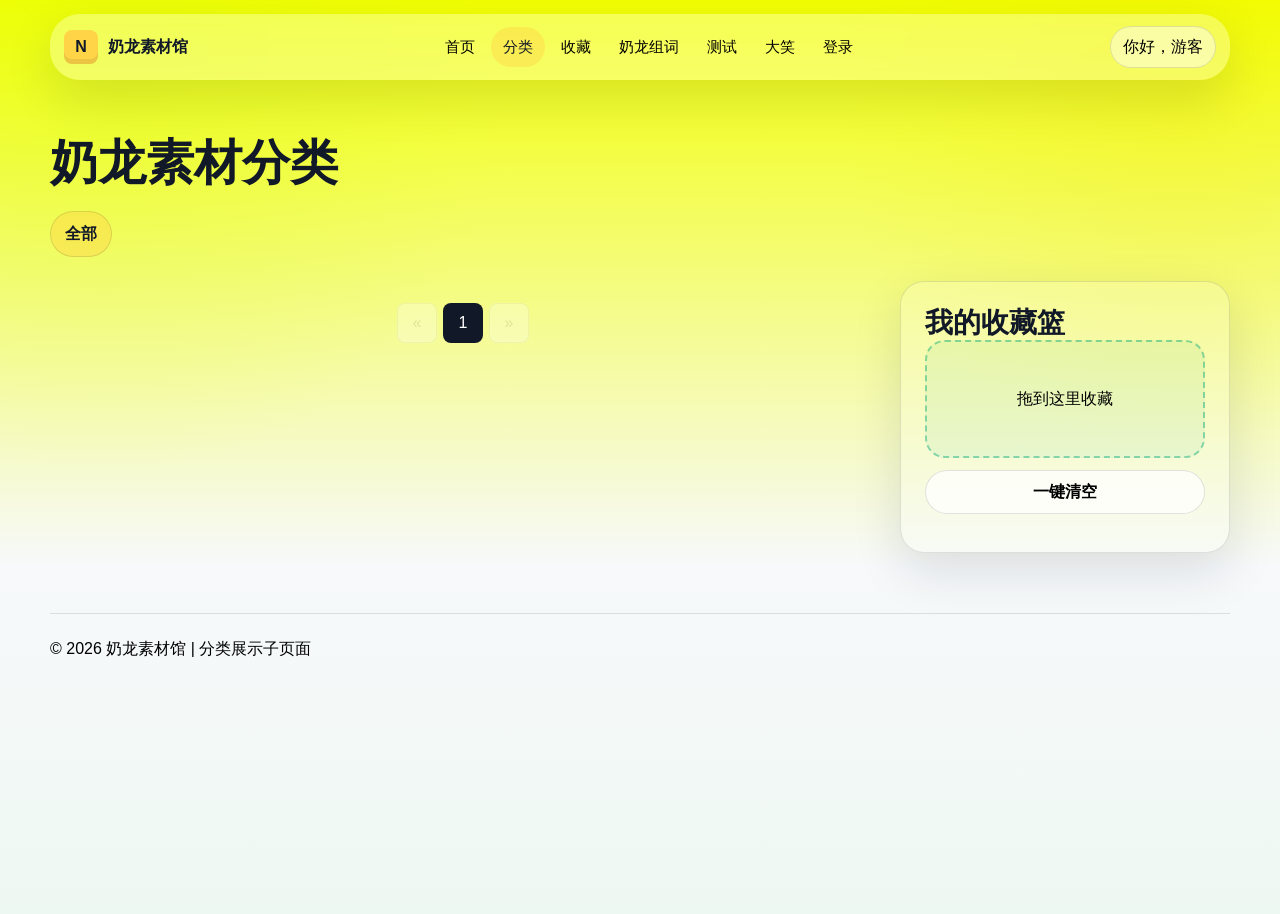
<file: category.html>
<!DOCTYPE html>
<html lang="zh-CN">

<head>
  <meta charset="UTF-8">
  <meta name="viewport" content="width=device-width, initial-scale=1.0">
  <title>奶龙素材馆 | 分类展示</title>
  <link rel="icon" href="https://image.hakimi.uno/images/favicon.svg" type="image/svg+xml">
  <link rel="stylesheet" href="css/style.css">
</head>

<body>
  <header class="site-header glass">
    <a class="logo" href="index.html">
      <span class="logo-mark">N</span>
      <span>奶龙素材馆</span>
    </a>
    <nav class="nav">
      <a href="index.html">首页</a>
      <a class="active" href="category.html">分类</a>
      <a href="collection.html">收藏</a>
      <a href="word.html">奶龙组词</a>
      <a href="contact.html">测试</a>
      <a href="smile.html">大笑</a>
      <a href="login.html">登录</a>
    </nav>
    <div class="user-pill">你好，<span id="currentUser">游客</span></div>
  </header>

  <main class="section-shell page-main">
    <section class="page-head">
      <h1>奶龙素材分类</h1>
      <div id="categoryTabs" class="category-tabs" aria-label="分类筛选"></div>
    </section>

    <section class="category-layout">
      <div>
        <div id="categoryGrid" class="card-grid category-grid"></div>
        <div id="pagination" class="pagination" aria-label="分页导航"></div>
      </div>
      <aside class="panel drop-panel">
        <h2>我的收藏篮</h2>
        <div id="dropZone" class="drop-zone">拖到这里收藏</div>
        <button class="btn secondary clear-favorites" id="clearFavorites" type="button">一键清空</button>
        <ul id="favoriteList" class="favorite-list"></ul>
      </aside>
    </section>
  </main>

  <footer class="site-footer">
    <p>© 2026 奶龙素材馆 | 分类展示子页面</p>
  </footer>

  <script src="js/common.js?v=2.0.0"></script>
  <script src="js/favorites.js?v=2.0.0"></script>
  <script src="js/category.js?v=2.0.0"></script>
</body>

</html>
</file>
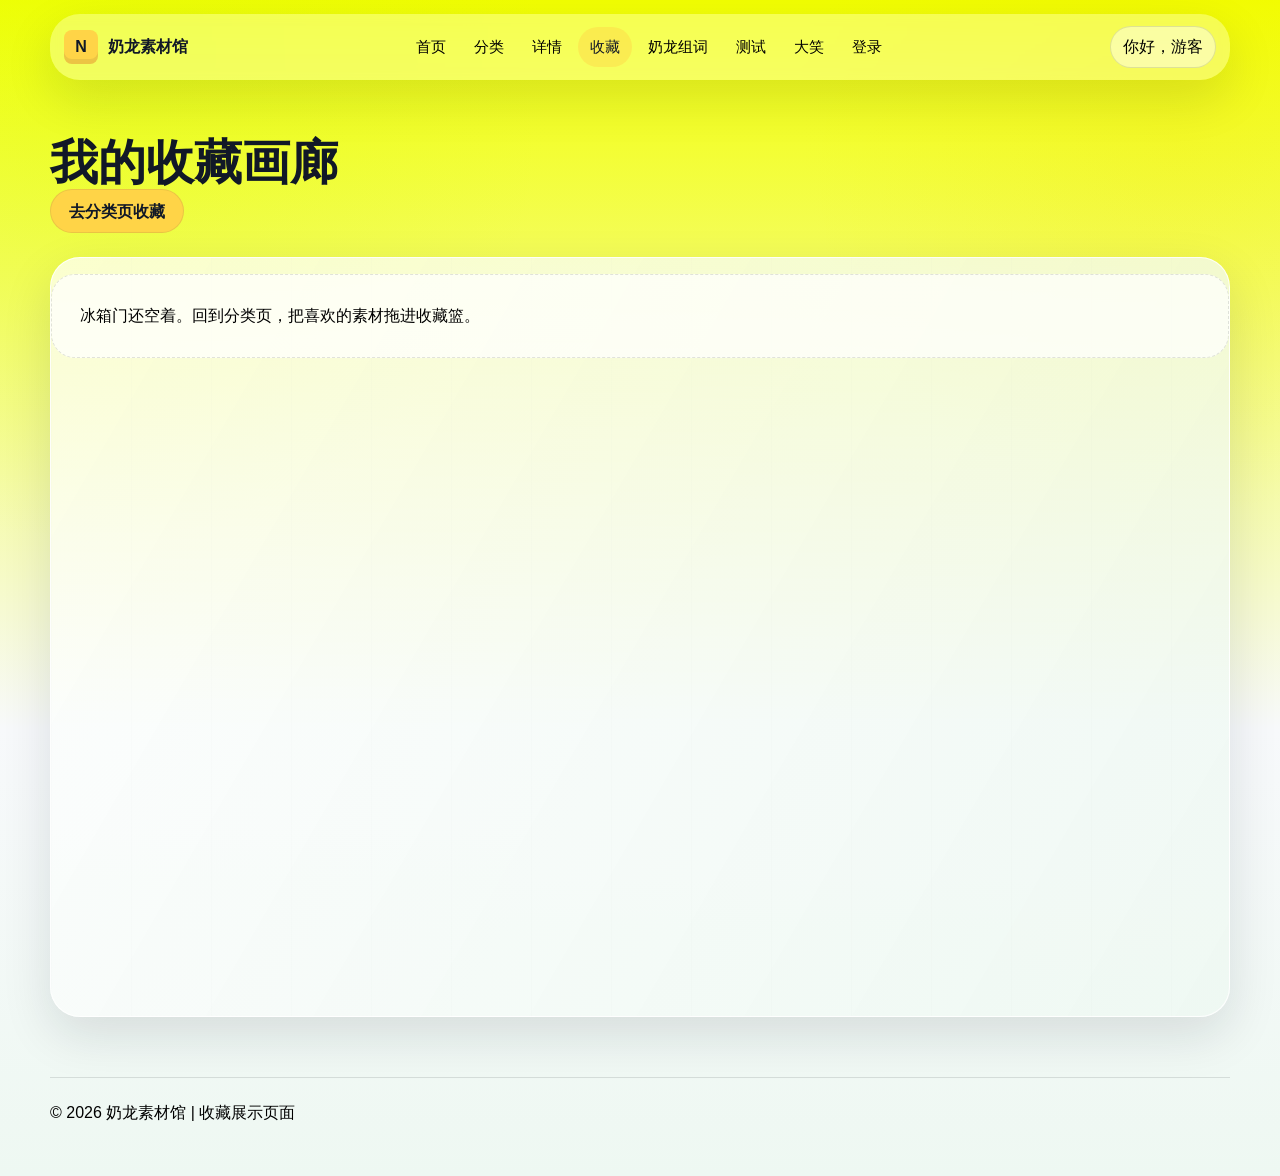
<file: collection.html>
<!DOCTYPE html>
<html lang="zh-CN">

<head>
  <meta charset="UTF-8">
  <meta name="viewport" content="width=device-width, initial-scale=1.0">
  <title>奶龙素材馆 | 收藏</title>
  <link rel="icon" href="https://image.hakimi.uno/images/favicon.svg" type="image/svg+xml">
  <link rel="stylesheet" href="css/style.css">
</head>

<body>
  <header class="site-header glass">
    <a class="logo" href="index.html">
      <span class="logo-mark">N</span>
      <span>奶龙素材馆</span>
    </a>
    <nav class="nav">
      <a href="index.html">首页</a>
      <a href="category.html">分类</a>
      <a href="detail.html">详情</a>
      <a class="active" href="collection.html">收藏</a>
      <a href="word.html">奶龙组词</a>
      <a href="contact.html">测试</a>
      <a href="smile.html">大笑</a>
      <a href="login.html">登录</a>
    </nav>
    <div class="user-pill">你好，<span id="currentUser">游客</span></div>
  </header>

  <main class="section-shell page-main">
    <section class="page-head">
      <h1>我的收藏画廊</h1>
      <a class="btn primary" href="category.html">去分类页收藏</a>
    </section>
    <section id="collectionGrid" class="fridge-board"></section>
  </main>

  <footer class="site-footer">
    <p>© 2026 奶龙素材馆 | 收藏展示页面</p>
  </footer>

  <script src="js/common.js?v=2.0.0"></script>
  <script src="js/collection.js?v=2.0.0"></script>
</body>

</html>
</file>
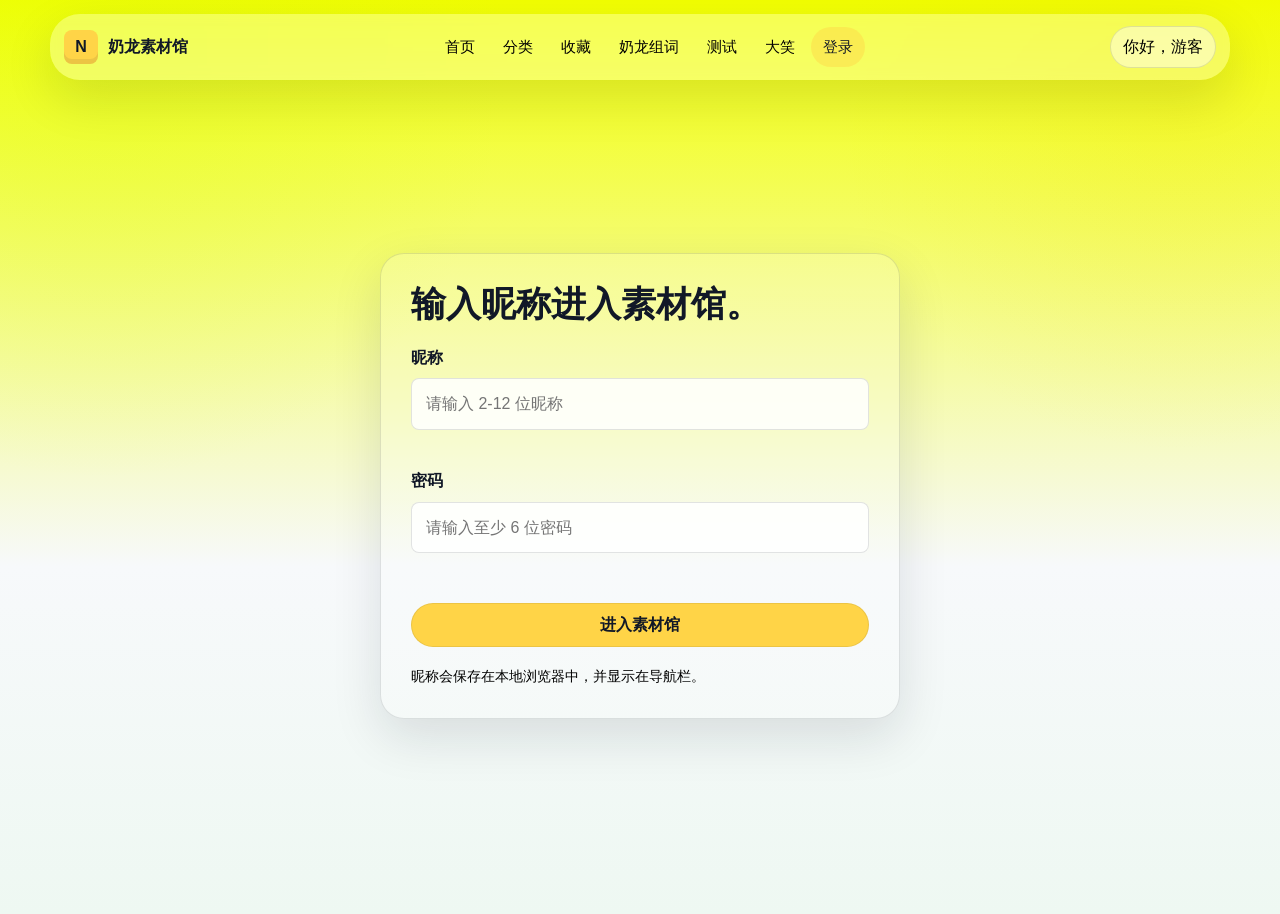
<file: login.html>
<!DOCTYPE html>
<html lang="zh-CN">

<head>
  <meta charset="UTF-8">
  <meta name="viewport" content="width=device-width, initial-scale=1.0">
  <title>奶龙素材馆 | 登录</title>
  <link rel="icon" href="https://image.hakimi.uno/images/favicon.svg" type="image/svg+xml">
  <link rel="stylesheet" href="css/style.css">
</head>

<body class="simple-page">
  <header class="site-header glass">
    <a class="logo" href="index.html">
      <span class="logo-mark">N</span>
      <span>奶龙素材馆</span>
    </a>
    <nav class="nav">
      <a href="index.html">首页</a>
      <a href="category.html">分类</a>
      <a href="collection.html">收藏</a>
      <a href="word.html">奶龙组词</a>
      <a href="contact.html">测试</a>
      <a href="smile.html">大笑</a>
      <a class="active" href="login.html">登录</a>
    </nav>
    <div class="user-pill">你好，<span id="currentUser">游客</span></div>
  </header>

  <main class="form-wrap">
    <section class="form-card glass">
      <h1>输入昵称进入素材馆。</h1>
      <form id="loginForm" novalidate>
        <label for="username">昵称</label>
        <input id="username" name="username" type="text" placeholder="请输入 2-12 位昵称">
        <span class="error" id="usernameError"></span>

        <label for="password">密码</label>
        <input id="password" name="password" type="password" placeholder="请输入至少 6 位密码">
        <span class="error" id="passwordError"></span>

        <button class="btn primary full" type="submit">进入素材馆</button>
        <p class="form-note">昵称会保存在本地浏览器中，并显示在导航栏。</p>
      </form>
    </section>
  </main>

  <script src="js/common.js?v=2.0.0"></script>
  <script src="js/login.js?v=2.0.0"></script>
</body>

</html>
</file>
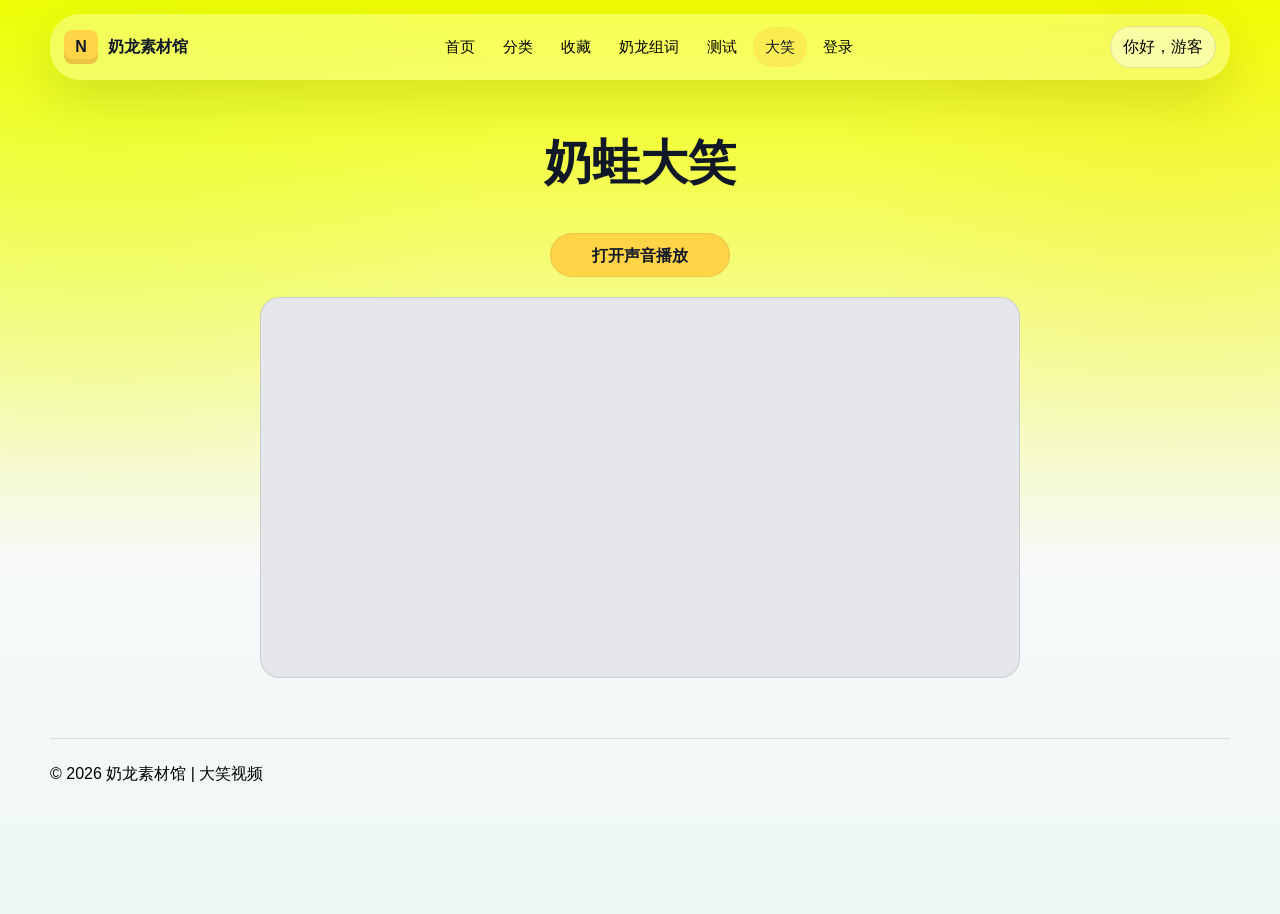
<file: smile.html>
<!DOCTYPE html>
<html lang="zh-CN">

<head>
  <meta charset="UTF-8">
  <meta name="viewport" content="width=device-width, initial-scale=1.0">
  <title>奶龙素材馆 | 大笑视频</title>
  <link rel="icon" href="https://image.hakimi.uno/images/favicon.svg" type="image/svg+xml">
  <link rel="stylesheet" href="css/style.css">
</head>

<body>
  <header class="site-header glass">
    <a class="logo" href="index.html">
      <span class="logo-mark">N</span>
      <span>奶龙素材馆</span>
    </a>
    <nav class="nav">
      <a href="index.html">首页</a>
      <a href="category.html">分类</a>
      <a href="collection.html">收藏</a>
      <a href="word.html">奶龙组词</a>
      <a href="contact.html">测试</a>
      <a class="active" href="smile.html">大笑</a>
      <a href="login.html">登录</a>
    </nav>
    <div class="user-pill">你好，<span id="currentUser">游客</span></div>
  </header>

  <main class="section-shell page-main smile-main">
    <section class="page-head">
      <h1>奶蛙大笑</h1>
    </section>
    <button class="btn primary smile-play" id="smilePlayButton" type="button">打开声音播放</button>
    <section class="video-panel">
      <video id="smileVideo" class="theme-video" autoplay muted loop playsinline>
        <source src="https://image.hakimi.uno/images/smile.mov">
        您的浏览器不支持 video 标签。
      </video>
    </section>
  </main>

  <footer class="site-footer">
    <p>© 2026 奶龙素材馆 | 大笑视频</p>
  </footer>

  <script src="js/common.js?v=2.0.0"></script>
  <script src="js/smile.js?v=2.0.0"></script>
</body>

</html>
</file>
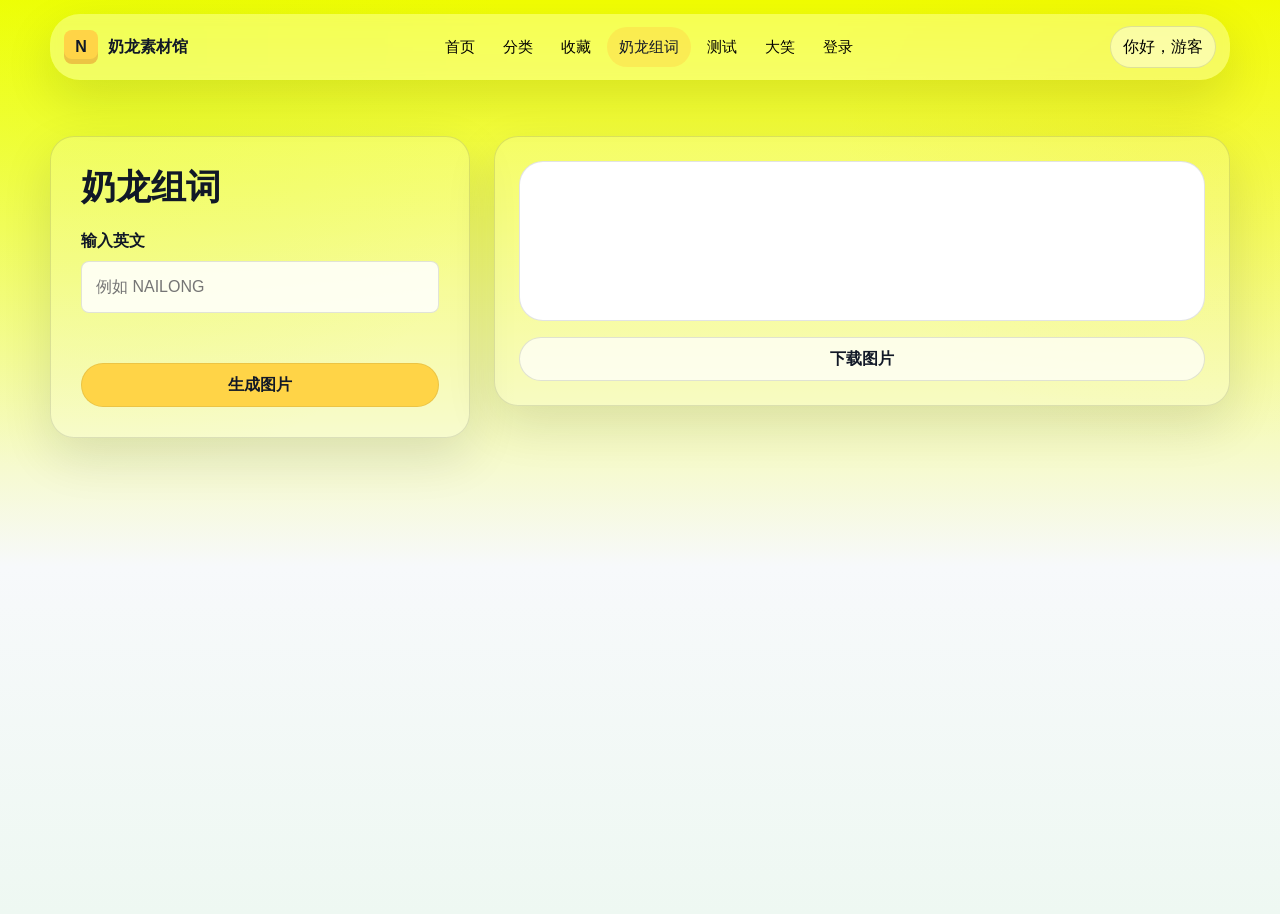
<file: word.html>
<!DOCTYPE html>
<html lang="zh-CN">

<head>
  <meta charset="UTF-8">
  <meta name="viewport" content="width=device-width, initial-scale=1.0">
  <title>奶龙素材馆 | 奶龙组词</title>
  <link rel="icon" href="https://image.hakimi.uno/images/favicon.svg" type="image/svg+xml">
  <link rel="stylesheet" href="css/style.css">
</head>

<body>
  <header class="site-header glass">
    <a class="logo" href="index.html">
      <span class="logo-mark">N</span>
      <span>奶龙素材馆</span>
    </a>
    <nav class="nav">
      <a href="index.html">首页</a>
      <a href="category.html">分类</a>
      <a href="collection.html">收藏</a>
      <a class="active" href="word.html">奶龙组词</a>
      <a href="contact.html">测试</a>
      <a href="smile.html">大笑</a>
      <a href="login.html">登录</a>
    </nav>
    <div class="user-pill">你好，<span id="currentUser">游客</span></div>
  </header>

  <main class="section-shell page-main word-layout">
    <section class="form-card glass">
      <h1>奶龙组词</h1>
      <form id="wordForm" novalidate>
        <label for="wordInput">输入英文</label>
        <input id="wordInput" name="wordInput" type="text" maxlength="15" placeholder="例如 NAILONG">
        <span class="error" id="wordInputError"></span>
        <button class="btn primary full" type="submit">生成图片</button>
      </form>
    </section>

    <section class="panel word-preview">
      <canvas id="wordCanvas" width="760" height="176">您的浏览器不支持 Canvas。</canvas>
      <a id="downloadWord" class="btn secondary">下载图片</a>
    </section>
  </main>

  <script src="js/common.js?v=2.0.0"></script>
  <script src="js/word.js?v=2.0.0"></script>
</body>

</html>
</file>
<file: css/style.css>
/* ===== 全局变量和基础样式 ===== */
:root {
  --text: #111827;
  --muted: #000000;
  --line: rgba(17, 24, 39, 0.12);
  --paper: rgba(255, 255, 255, 0.72);
  --white: #ffffff;
  --bg: #f7f9fb;
  --yellow: #ffd447;
  --coral: #ff6f61;
  --green: #00a878;
  --sky: #74d3ff;
  --shadow: 0 18px 50px rgba(17, 24, 39, 0.12);
  --glass: background: rgba(255, 255, 255, 0.1);
}

* {
  box-sizing: border-box;
}

html {
  scroll-behavior: smooth;
}

body {
  margin: 0;
  color: var(--text);
  font-family: Arial, "Microsoft YaHei", sans-serif;
  line-height: 1.6;
  background:
    radial-gradient(circle at 8% 8%, rgba(218, 253, 22, 0.28), transparent 28%),
    radial-gradient(circle at 92% 12%, rgba(242, 222, 3, 0.18), transparent 24%),
    linear-gradient(180deg, #f2ff01 0%, var(--bg) 62%, #eef8f2 100%);
  min-height: 100vh;
}

a {
  color: inherit;
  text-decoration: none;
}

img,
video,
canvas {
  max-width: 100%;
  display: block;
}

button,
input,
select,
textarea {
  font: inherit;
}

.glass {
  background: rgba(255, 255, 255, 0.1);
  box-shadow: var(--shadow);
}

/* ===== 页眉、Logo 和导航 ===== */
.site-header {
  position: sticky;
  top: 14px;
  z-index: 20;
  width: min(1180px, calc(100% - 32px));
  margin: 14px auto 0;
  border-radius: 30px;
  padding: 12px 14px;
  display: flex;
  align-items: center;
  justify-content: space-between;
  gap: 16px;
  background: rgba(255, 255, 255, 0.3);
  border-color: rgba(255, 255, 255, 0.8);
  backdrop-filter: blur(5px);
  box-shadow: var(--shadow);
}

.logo {
  display: inline-flex;
  align-items: center;
  gap: 10px;
  font-weight: 800;
  white-space: nowrap;
}

.logo-mark {
  width: 34px;
  height: 34px;
  border-radius: 8px;
  display: inline-grid;
  place-items: center;
  color: #111827;
  background: var(--yellow);
  box-shadow: inset 0 -5px 0 rgba(17, 24, 39, 0.08);
}

.nav {
  display: flex;
  align-items: center;
  justify-content: center;
  gap: 4px;
  flex-wrap: wrap;
}

.nav a,
.tab,
.slide-dot {
  border-radius: 30px;
  transition: background-color 0.2s ease, transform 0.2s ease;
  z-index: 10;
}

.nav a {
  color: var(--muted);
  padding: 8px 12px;
  font-size: 15px;
}

.nav a:hover,
.nav a.active,
.tab:hover,
.tab.active {
  color: var(--text);
  background: rgba(255, 212, 71, 0.44);
  border-radius: 30px;
}

.user-pill {
  color: var(--muted);
  background: rgba(255, 255, 255, 0.46);
  border: 1px solid var(--line);
  padding: 7px 12px;
  border-radius: 30px;
  white-space: nowrap;
}

/* ===== 通用页面容器和标题 ===== */
.section-shell {
  width: min(1180px, calc(100% - 32px));
  margin: 0 auto;
  z-index: 9999;
}

/* ===== 首页主视觉和按钮 ===== */
.hero {
  min-height: calc(100vh - 120px);
  padding: 64px 0 34px;
  display: grid;
  grid-template-columns: minmax(0, 0.9fr) minmax(320px, 1.1fr);
  gap: 42px;
  align-items: center;
}

.hero h1,
.page-head h1,
.form-card h1,
.detail-content h1 {
  margin: 0;
  font-size: 48px;
  line-height: 1.12;
  letter-spacing: 0;
}

.hero-text,
.page-head p,
.panel p,
.form-note,
.contact-info p,
.detail-content p {
  color: var(--muted);
}

.hero-actions {
  display: flex;
  gap: 12px;
  flex-wrap: wrap;
  margin-top: 26px;
}

.btn {
  display: inline-flex;
  align-items: center;
  justify-content: center;
  min-height: 44px;
  padding: 0 18px;
  border-radius: 30px;
  border: 1px solid var(--line);
  cursor: pointer;
  font-weight: 700;
}

.btn.primary {
  color: var(--text);
  background: var(--yellow);
  border-color: rgba(17, 24, 39, 0.08);
}

.btn.secondary {
  background: rgba(255, 255, 255, 0.72);
}
.btn.third {
  background: rgba(255, 255, 255, 0.72);
}
.btn.full {
  width: 100%;
  margin-top: 12px;
}

/* ===== 首页 GIF 拼贴轮播 ===== */
.hero-visual {
  position: relative;
}

.collage-slider {
  min-height: 460px;
  border-radius: 28px;
  background: rgba(255, 255, 255, 0.3);
  box-shadow: var(--shadow);
  border: 1px solid rgba(255, 255, 255, 0.86);
  overflow: hidden;
}

.collage-card {
  position: absolute;
  width: 43%;
  padding: 12px;
  border-radius: 26px;
  background: rgba(255, 255, 255, 0.86);
  box-shadow: 0 18px 44px rgba(17, 24, 39, 0.16);
  transition: transform 0.55s ease, opacity 0.55s ease, z-index 0.55s ease;
}

.collage-card img {
  width: 100%;
  height: auto;
  display: block;
  border-radius: 20px;
}

.collage-spin {
  border-radius: 20px;
  animation: magnetSpin 5.2s ease-in-out infinite;
}

.collage-card:nth-child(1) {
  left: 8%;
  top: 14%;
  z-index: 2;
  transform: rotate(-11deg) scale(0.9);
}

.collage-card:nth-child(2) {
  right: 7%;
  top: 12%;
  z-index: 1;
  transform: rotate(9deg) scale(0.88);
}

.collage-card:nth-child(3) {
  left: 29%;
  bottom: 8%;
  z-index: 3;
  transform: rotate(-2deg) scale(0.9);
}

.collage-card:nth-child(2) .collage-spin {
  animation-delay: -1.8s;
}

.collage-card:nth-child(3) .collage-spin {
  animation-delay: -3.2s;
}

.collage-card:nth-child(1).active {
  z-index: 6;
  opacity: 1;
  transform: rotate(-7deg) scale(1.13);
}

.collage-card:nth-child(2).active {
  z-index: 6;
  opacity: 1;
  transform: rotate(6deg) scale(1.13);
}

.collage-card:nth-child(3).active {
  z-index: 6;
  opacity: 1;
  transform: rotate(1deg) scale(1.13);
}

.collage-card:not(.active) {
  opacity: 0.72;
}

@keyframes magnetSpin {
  0% {
    transform: rotate(-1.8deg) translate(0, 0);
  }
  25% {
    transform: rotate(1.4deg) translate(4px, -5px);
  }
  50% {
    transform: rotate(2.2deg) translate(0, 3px);
  }
  75% {
    transform: rotate(-1.2deg) translate(-4px, -3px);
  }
  100% {
    transform: rotate(-1.8deg) translate(0, 0);
  }
}

/* ===== 首页内容区和侧栏布局 ===== */
.content-layout,
.category-layout {
  display: grid;
  grid-template-columns: minmax(0, 1fr) 330px;
  gap: 24px;
  align-items: start;
}

.main-column {
  display: grid;
  gap: 24px;
}

.side-column {
  display: grid;
  gap: 24px;
  position: sticky;
  top: 104px;
}

.panel,
.form-card,
.detail-card,
.contact-info {
  border: 1px solid var(--line);
  border-radius: 24px;
  background: rgba(255, 255, 255, 0.2);
  box-shadow: var(--shadow);
}

.panel {
  padding: 24px;
}

/* ===== 素材卡片和画廊卡片 ===== */
.section-title {
  margin-bottom: 18px;
}

.section-title h2,
.panel h2,
.contact-info h2 {
  margin: 0;
  font-size: 28px;
  line-height: 1.2;
  letter-spacing: 0;
}

.card-grid {
  display: grid;
  grid-template-columns: repeat(3, minmax(0, 1fr));
  gap: 16px;
}

.feature-card {
  min-height: 100%;
  padding: 8px;
  border: 1px solid var(--line);
  border-radius: 24px;
  background: rgba(255, 255, 255, 0.4);
  cursor: grab;
  overflow: hidden;
  transition: transform 0.22s ease, box-shadow 0.22s ease;
}
.feature-card:hover {
  box-shadow: 0 22px 52px rgba(17, 24, 39, 0.18);
  transform: translateY(-3px);
}
.feature-card:active {
  cursor: grabbing;
}

.feature-card img {
  aspect-ratio: 1 / 1;
  width: 100%;
  object-fit: cover;
  border-radius: 20px;
  overflow: hidden;
}

.feature-card h3 {
  margin: 12px 6px 6px;
  font-size: 19px;
}

.feature-card p {
  min-height: 76px;
  margin: 0 0 12px;
  color: var(--muted);
}

.feature-card a {
  color: var(--green);
  font-weight: 800;
}

/* ===== 视频展示区 ===== */
.smile-main {
  display: grid;
  gap: 20px;
  justify-items: center;
}

.video-panel {
  width: min(760px, 100%);
}

.theme-video {
  width: 100%;
  border-radius: 20px;
  height: auto;
  object-fit: contain;
  background: #e5e7eb;
  border: 1px solid var(--line);
}

.smile-play {
  min-width: 180px;
}

/* ===== 拖放收藏篮 ===== */
.drop-zone {
  min-height: 118px;
  display: grid;
  place-items: center;
  text-align: center;
  padding: 18px;
  border: 2px dashed rgba(0, 168, 120, 0.44);
  border-radius: 20px;
  background: rgba(0, 168, 120, 0.06);
  color: var(--muted);
}

.drop-zone.over {
  color: var(--text);
  background: rgba(255, 212, 71, 0.28);
  border-color: var(--yellow);
}

.favorite-list {
  list-style: none;
  padding: 0;
  margin: 14px 0 0;
  display: grid;
  gap: 8px;
}

.favorite-list li {
  display: flex;
  align-items: center;
  justify-content: space-between;
  gap: 8px;
  padding: 8px 10px;
  border-radius: 16px;
  background: rgba(255, 255, 255, 0.84);
  border: 1px solid var(--line);
}

.favorite-list button {
  border: 0;
  border-radius: 14px;
  padding: 5px 10px;
  color: #d92d20;
  background: rgba(217, 45, 32, 0.08);
  cursor: pointer;
}

.clear-favorites {
  width: 100%;
  margin-top: 12px;
}

/* ===== 页脚 ===== */
.site-footer {
  width: min(1180px, calc(100% - 32px));
  margin: 60px auto 28px;
  padding: 22px 0;
  color: var(--muted);
  border-top: 1px solid var(--line);
  display: flex;
  align-items: center;
  justify-content: space-between;
  gap: 16px;
  flex-wrap: wrap;
}

.site-footer p {
  margin: 0;
}

.share-links {
  display: flex;
  gap: 12px;
  flex-wrap: wrap;
}

.share-links a {
  color: var(--green);
  font-weight: 700;
}

.simple-page {
  min-height: 100vh;
}

/* ===== 登录页和普通表单 ===== */
.form-wrap {
  min-height: calc(100vh - 88px);
  display: grid;
  place-items: center;
  width: min(520px, calc(100% - 32px));
  margin: 0 auto;
  padding: 44px 0;
}

.form-card {
  width: 100%;
  padding: 30px;
}
.form-card h1{
  font-size: 35px;
}
form {
  display: grid;
  gap: 8px;
  margin-top: 22px;
}

label {
  font-weight: 800;
}

input,
select,
textarea {
  width: 100%;
  border: 1px solid var(--line);
  border-radius: 8px;
  padding: 12px 14px;
  outline: none;
  background: rgba(255, 255, 255, 0.86);
}

input:focus,
select:focus,
textarea:focus {
  border-color: var(--green);
  box-shadow: 0 0 0 4px rgba(0, 168, 120, 0.12);
}

.error {
  min-height: 22px;
  color: #d92d20;
  font-size: 14px;
}

.form-note {
  margin: 10px 0 0;
  font-size: 14px;
}

/* ===== 人格测试页 ===== */
.contact-layout {
  min-height: calc(100vh - 88px);
  padding: 56px 0 28px;
  display: flex;
  grid-template-columns: minmax(320px, 520px) minmax(0, 1fr);
  gap: 28px;
  align-items: center;
}

.contact-info {
  padding: 24px;
}

.test-layout {
  grid-template-columns: minmax(320px, 460px) minmax(0, 1fr);
}

.test-result {
  padding: 24px;
  border-radius: 24px;
}

.test-result img {
  width: auto;
  max-height: 450px;
  object-fit: contain;
  border-radius: 24px;
  background: rgba(255, 255, 255, 0.78);
  margin: 10px 0;
}

.test-result h2,
.test-result h3 {
  margin: 0;
}

.test-result h3 {
  font-size: 28px;
}


.contact-info img {
  width: 100%;
  border-radius: 20px;
  margin-bottom: 16px;
}

.info-list {
  padding-left: 18px;
  color: var(--muted);
}

/* ===== 分类页和分页 ===== */
.page-main {
  padding: 56px 0 0;
}

.page-head {
  max-width: 820px;
  margin-bottom: 24px;
}

.category-tabs {
  display: flex;
  gap: 10px;
  flex-wrap: wrap;
  margin-top: 22px;
}

.tab {
  border: 1px solid var(--line);
  background: rgba(255, 255, 255, 0.72);
  padding: 9px 14px;
  cursor: pointer;
  font-weight: 700;
}

.category-grid {
  grid-template-columns: repeat(4, minmax(0, 1fr));
}

.empty-note {
  color: var(--muted);
  padding: 28px;
  border: 1px dashed var(--line);
  border-radius: 24px;
  background: rgba(255, 255, 255, 0.72);
}

/* ===== 收藏页冰箱贴墙 ===== */
.fridge-board {
  position: relative;
  min-height: 760px;
  border-radius: 30px;
  background:
    linear-gradient(120deg, rgba(255, 255, 255, 0.72), rgba(238, 248, 242, 0.78)),
    repeating-linear-gradient(90deg, rgba(17, 24, 39, 0.035) 0 1px, transparent 1px 80px);
  border: 1px solid rgba(255, 255, 255, 0.86);
  box-shadow: var(--shadow);
  overflow: hidden;
}

.fridge-note {
  position: absolute;
  width: auto;
  padding: 10px;
  border-radius: 24px;
  background: rgba(255, 255, 255, 0.9);
  box-shadow: 0 18px 42px rgba(17, 24, 39, 0.18);
  cursor: move;
  user-select: none;
  transition: transform 0.22s ease, box-shadow 0.22s ease;
}
.fridge-note::before {
  content: "";
  position: absolute;
  left: 50%;
  top: -9px;
  width: 22px;
  height: 22px;
  border-radius: 50%;
  background: var(--yellow);
  box-shadow: inset 0 -3px 0 rgba(17, 24, 39, 0.12), 0 6px 14px rgba(17, 24, 39, 0.16);
  transform: translateX(-50%);
}

.fridge-note img {
  width: auto;
  height: auto;
  max-height: 240px;
  object-fit: contain;
  border-radius: 18px;
  pointer-events: none;
}

.fridge-note h3 {
  margin: 9px 4px 2px;
  font-size: 16px;
}

.fridge-note.dragging {
  box-shadow: 0 26px 58px rgba(17, 24, 39, 0.24);
  transition: transform 0.12s ease, box-shadow 0.12s ease;
}

/* ===== 奶龙组词页 ===== */
.word-layout {
  display: grid;
  grid-template-columns: minmax(320px, 420px) minmax(0, 1fr);
  gap: 24px;
  align-items: start;
}

.word-preview {
  display: grid;
  gap: 16px;
}

.word-preview canvas {
  width: 100%;
  max-width: 100%;
  height: auto;
  border-radius: 24px;
  background: #ffffff;
  border: 1px solid var(--line);
}

/* ===== 分页按钮 ===== */
.pagination {
  display: flex;
  justify-content: center;
  align-items: center;
  gap: 6px;
  margin-top: 22px;
  flex-wrap: wrap;
}

.pagination button {
  min-width: 40px;
  height: 40px;
  border: 1px solid var(--line);
  border-radius: 8px;
  background: rgba(255, 255, 255, 0.78);
  cursor: pointer;
  transition: background-color 0.2s ease, transform 0.15s ease;
}

.pagination button:hover:not(:disabled):not(.active) {
  background: rgba(255, 212, 71, 0.3);
  transform: translateY(-1px);
}

.pagination button.active {
  background: var(--text);
  color: var(--white);
}

.pagination button:disabled {
  opacity: 0.35;
  cursor: not-allowed;
}

.page-ellipsis {
  min-width: 30px;
  text-align: center;
  color: var(--muted);
  font-weight: 700;
  user-select: none;
}

/* ===== 旧详情布局保留样式 ===== */
.detail-page {
  padding: 56px 0 0;
  display: grid;
  gap: 24px;
}

.detail-card {
  display: grid;
  grid-template-columns: minmax(0, 3fr) minmax(240px, 0.7fr);
  gap: 18px;
  padding: 12px;
  min-height: 72vh;
}

.detail-image-wrap img {
  width: 100%;
  height: 100%;
  min-height: 560px;
  object-fit: contain;
  border-radius: 22px;
  background: rgba(255, 255, 255, 0.74);
}

.detail-content {
  padding: 18px;
  align-self: center;
}

.detail-list {
  display: grid;
  gap: 10px;
  margin: 22px 0;
  padding-left: 18px;
  color: var(--muted);
}

#moodCanvas,
#detailCanvas {
  width: 100%;
  height: auto;
  border-radius: 20px;
  background: rgba(255, 255, 255, 0.76);
  border: 1px solid var(--line);
}

/* ===== 恐怖问卷 ===== */
.quiz-intro,
.quiz-box,
.quiz-unlock,
.quiz-result {
  min-height: calc(100vh - 88px);
  display: grid;
  place-items: center;
  width: min(560px, calc(100% - 32px));
  margin: 0 auto;
  padding: 44px 0;
}

.quiz-card {
  width: 100%;
  padding: 30px;
}

.quiz-warn {
  color: #d92d20;
  font-size: 13px;
  margin-bottom: 8px;
}

.quiz-progress {
  font-size: 13px;
  color: var(--muted);
  margin-bottom: 14px;
  text-align: center;
}

.quiz-question {
  font-size: 18px;
  font-weight: 700;
  line-height: 1.6;
  min-height: 48px;
  margin-bottom: 18px;
}

.quiz-options {
  display: grid;
  gap: 10px;
}

.quiz-opt {
  padding: 13px 16px;
  border: 1px solid var(--line);
  border-radius: 12px;
  background: rgba(255, 255, 255, 0.7);
  cursor: pointer;
  transition: background 0.2s, border-color 0.2s;
  font-size: 16px;
  line-height: 1.4;
}

.quiz-opt:hover {
  background: rgba(255, 212, 71, 0.2);
}

.quiz-opt.picked {
  background: rgba(255, 212, 71, 0.35);
  border-color: var(--yellow);
}

.quiz-opt.locked {
  background: #f2f2f2;
  color: #999;
  cursor: not-allowed;
  pointer-events: none;
  border-color: #eee;
}

.quiz-btns {
  display: flex;
  justify-content: space-between;
  margin-top: 18px;
  gap: 12px;
  position: relative;
  z-index: 1;
}

.quiz-btns .btn {
  flex: 1;
  max-width: 140px;
}

/* 恐怖遮罩 */
.scare-mask {
  position: fixed;
  inset: 0;
  z-index: 10000;
  display: flex;
  justify-content: center;
  align-items: center;
}

.scare-mask.black {
  background: #000;
}

.scare-mask.red {
  background: #c00;
}

.scare-typing {
  color: #d80000;
  font-size: 20px;
  font-weight: 700;
  letter-spacing: 4px;
}

/* 漂浮文字 */
.scare-float {
  position: fixed;
  color: #d80000;
  font-size: 15px;
  font-weight: 700;
  pointer-events: none;
  z-index: 10001;
  white-space: nowrap;
  opacity: 0;
  animation: floatLife 2s ease-in-out forwards;
}

@keyframes floatLife {
  0%   { opacity: 0; }
  20%  { opacity: 0.25; }
  80%  { opacity: 0.25; }
  100% { opacity: 0; }
}

.scare-gray {
  position: fixed;
  inset: 0;
  background: rgba(60, 60, 60, 0.25);
  pointer-events: none;
  z-index: 10000;
}

/* 全屏填字 */
.scare-flood {
  position: fixed;
  inset: 0;
  background: #000;
  z-index: 10000;
  padding: 20px;
  font-size: 40px;
  color: #ff0000;
  font-weight: 700;
  line-height: 1.5;
  white-space: pre-wrap;
  overflow: hidden;
}

/* ===== 浮动广告 ===== */
.float-ad {
  position: fixed;
  right: 22px;
  bottom: 28px;
  z-index: 50;
  width: 180px;
  padding: 10px;
  border-radius: 20px;
  border: 1px solid var(--line);
  background: rgba(255, 255, 255, 0.85);
  backdrop-filter: blur(8px);
  box-shadow: 0 12px 36px rgba(17, 24, 39, 0.15);
  transition: opacity 0.3s ease;
}

.float-ad a {
  display: grid;
  gap: 8px;
  text-align: center;
  font-size: 13px;
  font-weight: 700;
  color: var(--text);
}

.float-ad img {
  width: 100%;
  border-radius: 14px;
}

.float-ad-close {
  position: absolute;
  top: -8px;
  right: -8px;
  width: 26px;
  height: 26px;
  border: 1px solid var(--line);
  border-radius: 50%;
  background: var(--white);
  font-size: 16px;
  line-height: 1;
  cursor: pointer;
  display: grid;
  place-items: center;
  box-shadow: 0 4px 10px rgba(0, 0, 0, 0.1);
}

.float-ad-close:hover {
  background: var(--coral);
  color: var(--white);
}

/* ===== 响应式布局：平板和手机 ===== */
@media (max-width: 920px) {
  .site-header {
    position: static;
    flex-direction: column;
  }

  .hero,
  .content-layout,
  .category-layout,
  .contact-layout,
  .detail-card,
  .word-layout,
  .split-panel {
    grid-template-columns: 1fr;
  }

  .hero {
    min-height: auto;
    padding-top: 38px;
  }

  .side-column {
    position: static;
  }

  .card-grid,
  .category-grid {
    grid-template-columns: repeat(2, minmax(0, 1fr));
  }
}

@media (max-width: 620px) {
  .hero h1,
  .page-head h1,
  .form-card h1,
  .detail-content h1 {
    font-size: 34px;
  }

  .card-grid,
  .category-grid {
    grid-template-columns: 1fr;
  }

  .site-header,
  .section-shell,
  .site-footer,
  .form-wrap {
    width: min(100% - 22px, 1180px);
  }

  .nav a {
    padding: 7px 9px;
  }

  .float-ad {
    left: 11px;
    right: 11px;
    bottom: 12px;
    width: auto;
  }

  .float-ad img {
    display: none;
  }
}
</file>
